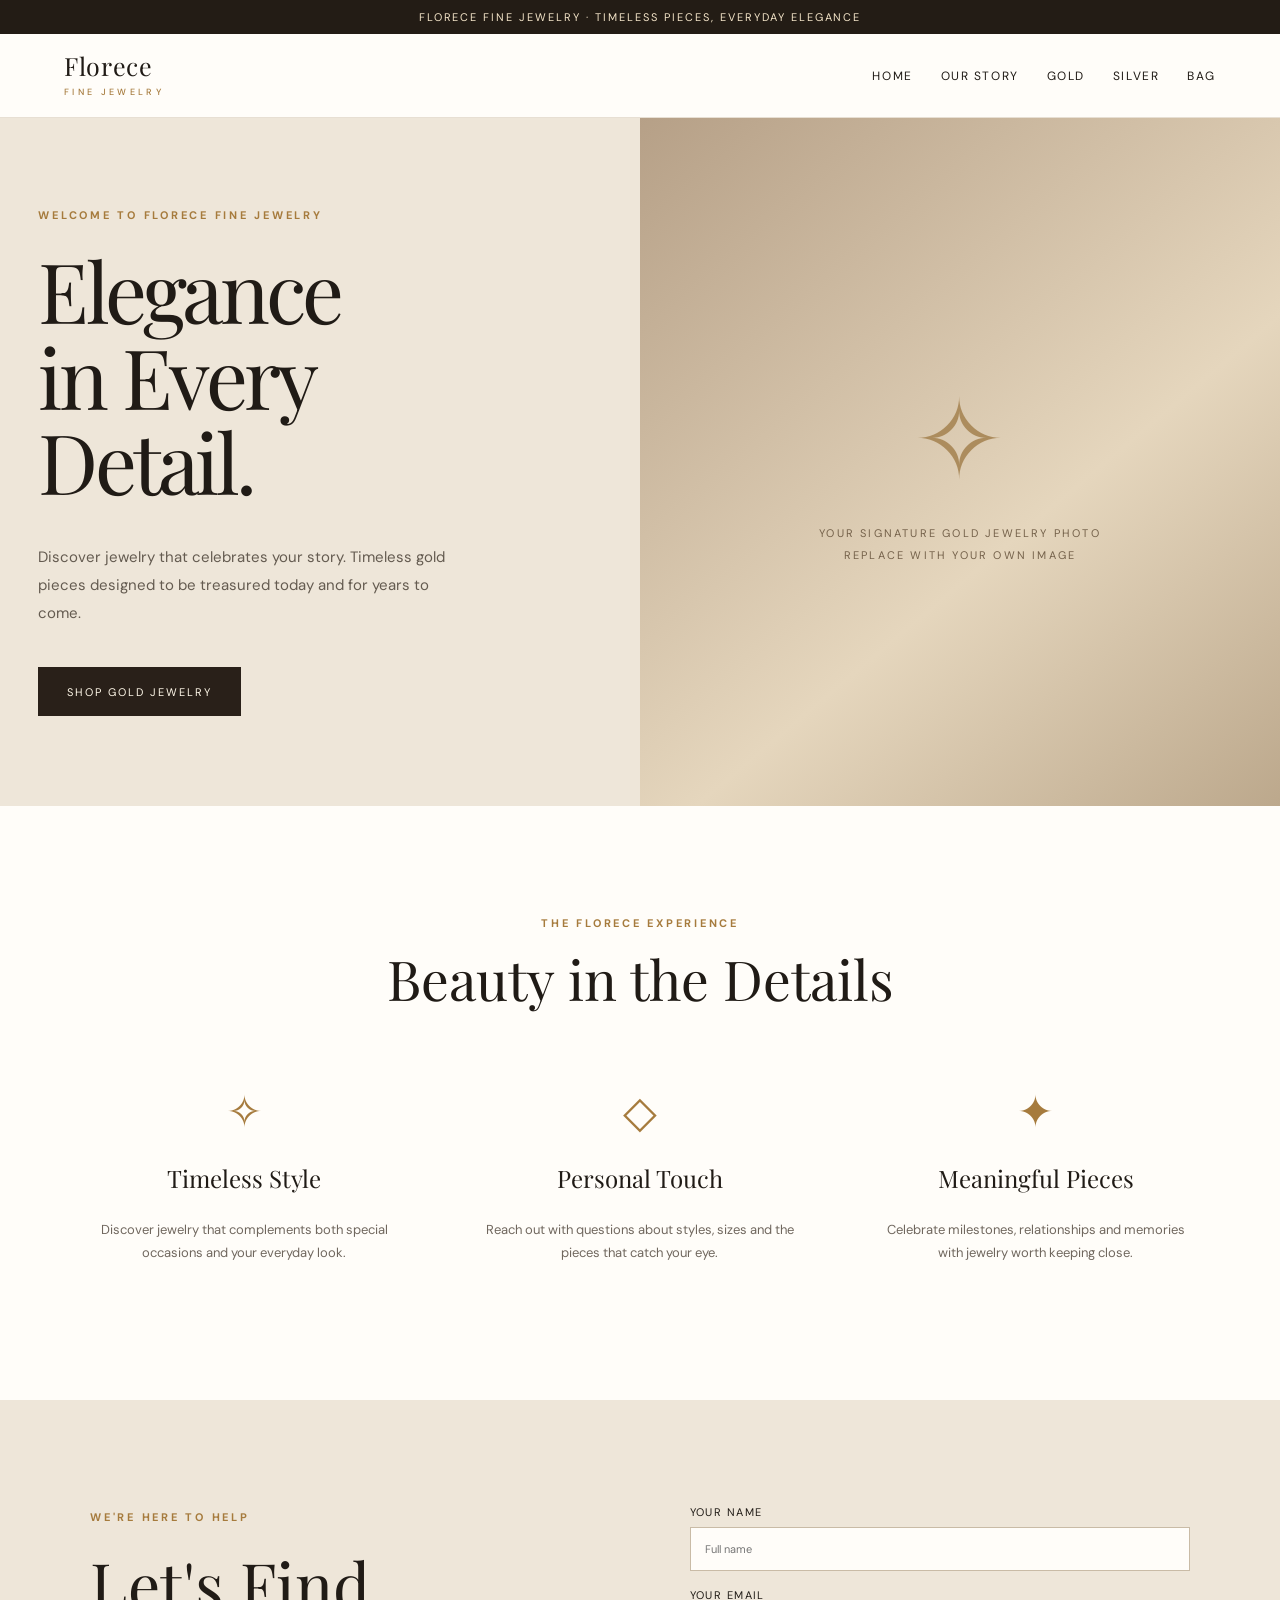
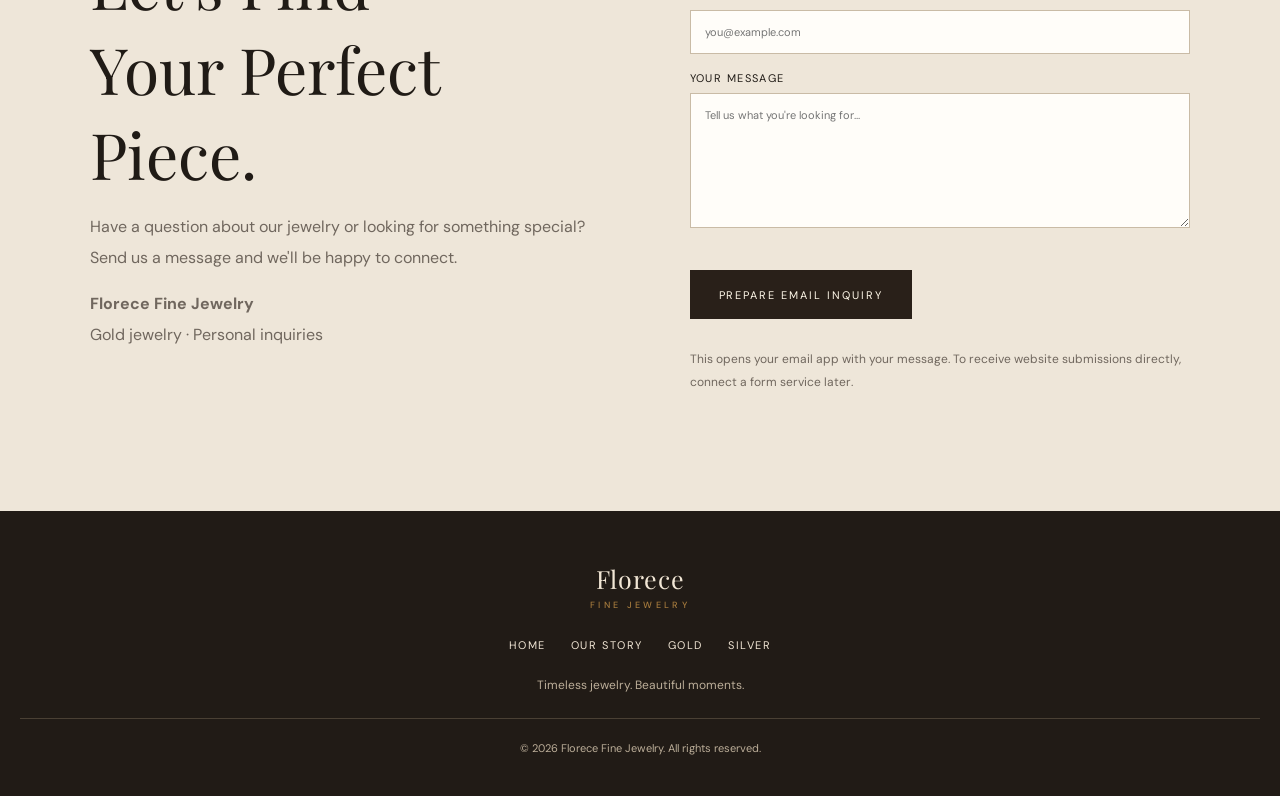
<file: index.html>
<!DOCTYPE html>

<!DOCTYPE html>

<html lang="en">
<head>
<meta charset="utf-8"/><meta content="width=device-width, initial-scale=1" name="viewport"/>
<!-- ========================================
       EDIT HERE: WEBSITE NAME
       This appears on the browser tab.
  ========================================= -->
<title>Florece Fine Jewelry | Timeless Gold Jewelry</title>
<!-- Website description for search engines -->
<meta content="Explore timeless gold jewelry at Florece Fine Jewelry. Discover chains, bracelets, rings, earrings and necklaces." name="description"/>
<!-- Fonts used throughout the website -->
<link href="https://fonts.googleapis.com" rel="preconnect"/><link crossorigin="" href="https://fonts.gstatic.com" rel="preconnect"/>
<link href="https://fonts.googleapis.com/css2?family=DM+Sans:wght@400;500;600;700&amp;family=Playfair+Display:wght@400;500;600&amp;display=swap" rel="stylesheet"/>
<style>
   
    /* ========================================
       EDIT HERE: WEBSITE COLORS

       --ink       = Main text color
       --gold      = Gold accent color
       --lightgold = Lighter gold
       --cream     = Section background
       --ivory     = Main website background
       --muted     = Secondary text

       Change the color codes to customize
       your website.
    ======================================== */
:root{--ink:#201b16;--gold:#a67b3d;--lightgold:#d6b77e;--cream:#f8f5ef;--ivory:#fffdf9;--muted:#70675e}*{box-sizing:border-box}html{scroll-behavior:smooth}body{margin:0;background:var(--ivory);color:var(--ink);font-family:'DM Sans',sans-serif}a{color:inherit;text-decoration:none}button,input,textarea{font:inherit}button{cursor:pointer}.announcement{text-align:center;background:#231c15;color:#f4e5c9;padding:10px;font-size:11px;letter-spacing:.18em;text-transform:uppercase}.nav{position:sticky;top:0;z-index:20;background:rgba(255,253,249,.97);border-bottom:1px solid #e7dfd3;display:flex;align-items:center;justify-content:space-between;padding:19px 5%;gap:24px}.logo{font-family:'Playfair Display',serif;font-size:25px;letter-spacing:.025em;line-height:1}.logo small{display:block;font:500 9px 'DM Sans',sans-serif;letter-spacing:.37em;text-align:center;margin-top:8px;color:var(--gold)}.links{display:flex;gap:28px;font-size:12px;letter-spacing:.13em;text-transform:uppercase}.links a:hover{color:var(--gold)}.menu-toggle{display:none;background:none;border:0;font-size:24px}.hero{min-height:610px;display:grid;grid-template-columns:1fr 1fr;background:#eee6d9}.hero-copy{padding:90px max(6%,32px);display:flex;flex-direction:column;align-items:flex-start;justify-content:center}.eyebrow{color:var(--gold);font-size:11px;font-weight:700;letter-spacing:.25em;text-transform:uppercase}.hero h1{font:400 clamp(54px,6.5vw,105px)/1.03 'Playfair Display',serif;letter-spacing:-.045em;margin:25px 0}.hero p{max-width:420px;color:#645b50;line-height:1.85;font-size:15px}.button{display:inline-flex;justify-content:center;align-items:center;min-height:49px;padding:0 28px;margin-top:25px;background:#292019;color:#fff8e9;font-size:11px;letter-spacing:.18em;text-transform:uppercase;border:1px solid #292019;transition:.2s}.button:hover{background:var(--gold);border-color:var(--gold)}.button-outline{background:transparent;color:var(--ink);border-color:#a28b6d}.hero-art{min-height:560px}.photo{position:relative;overflow:hidden;background:linear-gradient(135deg,#e9dfce,#cbb99f);display:grid;place-items:center;min-height:220px}.photo img{width:100%;height:100%;object-fit:cover;position:absolute;inset:0}.photo .placeholder{z-index:1;text-align:center;padding:30px;color:#74614a;font-size:11px;letter-spacing:.2em;text-transform:uppercase;line-height:2}.photo .placeholder:before{content:'✧';display:block;font:50px 'Playfair Display',serif;color:#ac8c5d;margin-bottom:16px}.photo:has(img[src]:not([src=""])) .placeholder{display:none}.hero-art.photo{background:linear-gradient(140deg,#b6a087,#e5d6bd 60%,#bca88c)}.hero-art .placeholder:before{font-size:110px}.section{padding:105px 5%}.section-head{text-align:center;max-width:620px;margin:0 auto 50px}.section-head h2{font:400 clamp(35px,4.3vw,60px)/1.15 'Playfair Display',serif;margin:15px 0}.section-head p{color:var(--muted);line-height:1.8;font-size:14px}.categories{display:grid;grid-template-columns:repeat(4,1fr);gap:18px}.category .photo{aspect-ratio:4/5}.category h3{font:400 25px 'Playfair Display',serif;margin:17px 0 6px}.category a{font-size:11px;text-transform:uppercase;letter-spacing:.16em;color:var(--gold)}.story{display:grid;grid-template-columns:1fr 1fr;background:#24201b;color:#f7f0e3}.story .photo{min-height:540px;background:linear-gradient(135deg,#867054,#d1b88e)}.story-copy{padding:90px 10%;display:flex;flex-direction:column;align-items:flex-start;justify-content:center}.story-copy h2{font:400 clamp(38px,4vw,64px)/1.15 'Playfair Display',serif;margin:15px 0}.story-copy p{line-height:1.9;color:#d4c9b9;font-size:15px}.story .button{background:#d5b77e;color:#231b13;border-color:#d5b77e}.featured{background:var(--cream)}.products{display:grid;grid-template-columns:repeat(3,1fr);gap:20px}.product .photo{aspect-ratio:4/5}.product h3{font:400 23px 'Playfair Display',serif;margin:18px 0 5px}.product p{font-size:12px;color:var(--muted);margin:0}.product a{display:inline-block;color:var(--gold);border-bottom:1px solid var(--gold);font-size:12px;margin-top:14px;padding-bottom:4px}.values{display:grid;grid-template-columns:repeat(3,1fr);gap:35px;text-align:center}.value{padding:18px}.value .symbol{font:44px 'Playfair Display',serif;color:var(--gold)}.value h3{font:400 24px 'Playfair Display',serif}.value p{font-size:13px;line-height:1.8;color:var(--muted)}.contact{background:#eee6d9}.contact-layout{display:grid;grid-template-columns:1fr 1fr;gap:9%;max-width:1100px;margin:auto}.contact h2{font:400 clamp(40px,5vw,65px) 'Playfair Display',serif;margin:15px 0}.contact p{color:var(--muted);line-height:1.9}.contact form{display:grid;gap:17px}.contact label{display:grid;gap:8px;font-size:11px;letter-spacing:.13em;text-transform:uppercase}.contact input,.contact textarea{border:1px solid #c9bba6;background:#fffdf9;padding:14px;width:100%;border-radius:0}.contact textarea{min-height:135px;resize:vertical}.contact form .button{justify-self:start}.form-note{font-size:12px!important}.footer{background:#211b16;color:#f1e6d5;text-align:center;padding:55px 20px 30px}.footer .logo{display:inline-block}.footer p{font-size:12px;color:#bcae99;margin-top:25px}.footer-links{display:flex;justify-content:center;gap:25px;flex-wrap:wrap;margin:25px 0;font-size:11px;letter-spacing:.14em;text-transform:uppercase}.footer-links a:hover{color:#d6b77e}.copyright{border-top:1px solid #4a4034;padding-top:22px!important;font-size:11px!important}.image-help{font-size:12px;color:var(--muted);text-align:center;margin:26px 0 0}@media(max-width:850px){.categories{grid-template-columns:repeat(2,1fr)}.hero{grid-template-columns:1fr}.hero-copy{padding:75px 7%}.hero-art{min-height:380px}.story{grid-template-columns:1fr}.story .photo{min-height:370px}.story-copy{padding:65px 7%}.products{grid-template-columns:repeat(2,1fr)}.contact-layout{grid-template-columns:1fr;gap:35px}.values{gap:10px}}@media(max-width:600px){.nav{padding:15px 5%}.logo{font-size:21px}.menu-toggle{display:block}.links{display:none;position:absolute;top:100%;left:0;right:0;background:var(--ivory);padding:24px 5%;flex-direction:column;border-bottom:1px solid #e7dfd3}.links.open{display:flex}.section{padding:70px 5%}.categories,.products{gap:12px}.category h3,.product h3{font-size:21px}.values{grid-template-columns:1fr}.hero h1{font-size:60px}.hero-art{min-height:340px}}
</style>
</head>
<body>
<div class="announcement">Florece Fine Jewelry · Timeless pieces, everyday elegance</div>

<!-- TOP BAR: Logo on left, menu on right -->
<header class="nav">

  <!-- Logo -->
  <a class="logo" href="index.html">
    Florece
    <small>FINE JEWELRY</small>
  </a>

  <!-- Menu links on right -->
  <nav class="links" id="navLinks">
    <a href="index.html">Home</a>
    <a href="our-story.html">Our Story</a>
    <a href="gold.html">Gold</a>
    <a href="silver.html">Silver</a>
    <a href="bag.html">Bag</a>
  </nav>

  <!-- Mobile menu -->
  <button aria-expanded="false"
          aria-label="Toggle navigation"
          class="menu-toggle"
          onclick="const n=document.getElementById('navLinks');const open=n.classList.toggle('open');this.setAttribute('aria-expanded',open)">
    ☰
  </button>

</header>

<main>
<!-- ========================================
     EDIT HERE: HOME / HERO SECTION
     Change the headline, welcome text,
     description, button and main image.
======================================== -->
<section class="hero" id="home"><div class="hero-copy"><span class="eyebrow">Welcome to Florece Fine Jewelry</span><h1>Elegance<br/>in Every<br/>Detail.</h1><p>Discover jewelry that celebrates your story. Timeless gold pieces designed to be treasured today and for years to come.</p><a class="button" href="gold.html">Shop Gold Jewelry</a></div><div class="hero-art photo"><!-- Add your hero photo: <img src="images/hero-jewelry.jpg" alt="Gold jewelry collection"> --><span class="placeholder">Your signature gold jewelry photo<br/>Replace with your own image</span></div></section>
<!-- ========================================
     EDIT HERE: JEWELRY COLLECTIONS
     Change collection names and photos.
======================================== -->
<!-- ========================================
     EDIT HERE: OUR STORY / ABOUT SECTION
======================================== -->

<!-- ========================================
     EDIT HERE: FEATURED JEWELRY
     Change product names, descriptions,
     and images to your actual inventory.
======================================== -->
<!-- ========================================
     EDIT HERE: BRAND VALUES
======================================== -->
<section class="section"><div class="section-head"><span class="eyebrow">The Florece Experience</span><h2>Beauty in the Details</h2></div><div class="values"><div class="value"><div class="symbol">✧</div><h3>Timeless Style</h3><p>Discover jewelry that complements both special occasions and your everyday look.</p></div><div class="value"><div class="symbol">◇</div><h3>Personal Touch</h3><p>Reach out with questions about styles, sizes and the pieces that catch your eye.</p></div><div class="value"><div class="symbol">✦</div><h3>Meaningful Pieces</h3><p>Celebrate milestones, relationships and memories with jewelry worth keeping close.</p></div></div></section>
<!-- ========================================
     EDIT HERE: CONTACT SECTION
     Update your contact description.
     The form currently opens an email app.
======================================== -->
<section class="section contact" id="contact"><div class="contact-layout"><div><span class="eyebrow">We're Here to Help</span><h2>Let's Find<br/>Your Perfect Piece.</h2><p>Have a question about our jewelry or looking for something special? Send us a message and we'll be happy to connect.</p><p><strong>Florece Fine Jewelry</strong><br/>Gold jewelry · Personal inquiries</p></div><form id="inquiryForm"><label>Your Name<input name="name" placeholder="Full name" required=""/></label><label>Your Email<input name="email" placeholder="you@example.com" required="" type="email"/></label><label>Your Message<textarea name="message" placeholder="Tell us what you're looking for..." required=""></textarea></label><button class="button" type="submit">Prepare Email Inquiry</button><p class="form-note">This opens your email app with your message. To receive website submissions directly, connect a form service later.</p></form></div></section>
<!-- ========================================
     EDIT HERE: WEBSITE FOOTER
     Change the footer text and links.
======================================== -->
</main><footer class="footer"><a class="logo" href="index.html">Florece<small>FINE JEWELRY</small></a><div class="footer-links"><a href="index.html">Home</a><a href="our-story.html">Our Story</a><a href="gold.html">Gold</a><a href="silver.html">Silver</a></div><p>Timeless jewelry. Beautiful moments.</p><p class="copyright">© <span id="year"></span> Florece Fine Jewelry. All rights reserved.</p></footer>
<script>document.getElementById('year').textContent=new Date().getFullYear();document.querySelectorAll('#navLinks a').forEach(a=>a.addEventListener('click',()=>document.getElementById('navLinks').classList.remove('open')));document.getElementById('inquiryForm').addEventListener('submit',function(e){e.preventDefault();const d=new FormData(this);const body=`Name: ${d.get('name')}\nEmail: ${d.get('email')}\n\n${d.get('message')}`;window.location.href='mailto:?subject='+encodeURIComponent('Florece Fine Jewelry Inquiry')+'&body='+encodeURIComponent(body);});</script>
</body></html>
</file>
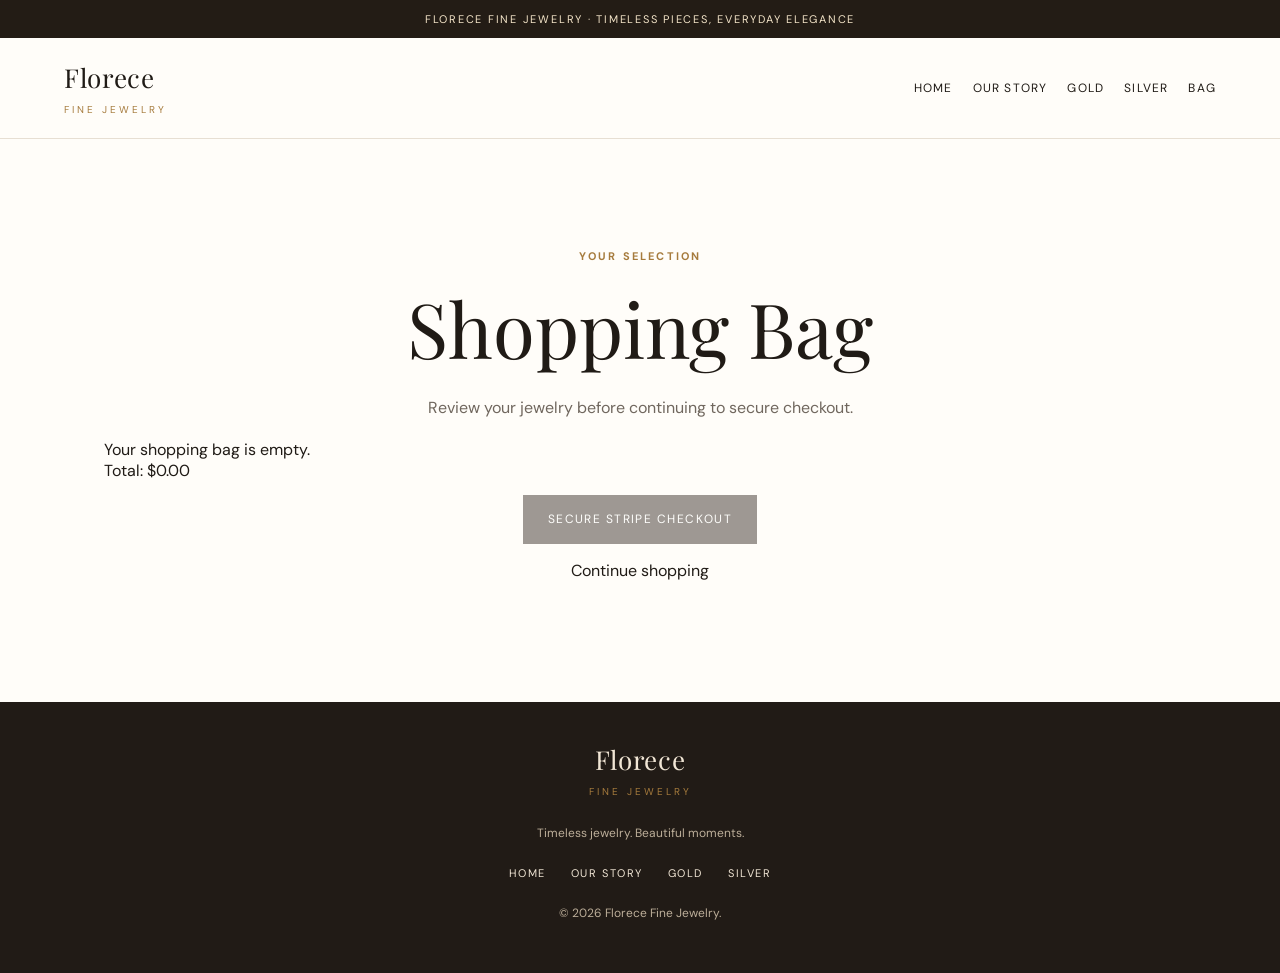
<file: bag.html>
<!DOCTYPE html>
<html lang="en">

<head>
  <meta charset="utf-8">
  <meta name="viewport" content="width=device-width, initial-scale=1">

  <!-- ========================================
       GOOGLE FONTS
  ======================================== -->
  <link rel="preconnect" href="https://fonts.googleapis.com">

  <link
    href="https://fonts.googleapis.com/css2?family=DM+Sans:wght@400;500;600;700&family=Playfair+Display:wght@400;500;600&display=swap"
    rel="stylesheet"
  >

  <!-- ========================================
       WEBSITE CSS
       Controls colors, fonts, and layout
  ======================================== -->
  <link href="site.css" rel="stylesheet">

  <!-- ========================================
       STORE JAVASCRIPT
       Controls shopping bag and checkout
  ======================================== -->
  <script src="store.js" defer></script>

  <!-- WEBSITE TITLE -->
  <title>Shopping Bag | Florece Fine Jewelry</title>

</head>

<body>

  <!-- ========================================
       TOP ANNOUNCEMENT BAR
       Edit announcement text here
  ======================================== -->
  <div class="announcement">
    Florece Fine Jewelry · Timeless pieces, everyday elegance
  </div>

  <!-- ========================================
       TOP NAVIGATION
       Logo on left, menu on right
  ======================================== -->
  <header class="nav">

    <!-- Website logo on the left -->
    <a class="logo" href="index.html">
      Florece
      <small>FINE JEWELRY</small>
    </a>

    <!-- Navigation links on the right -->
    <nav class="links" id="navLinks">

      <a href="index.html">Home</a>

      <a href="our-story.html">Our Story</a>

      <a href="gold.html">Gold</a>

      <a href="silver.html">Silver</a>

      <!-- Bag text instead of shopping bag icon -->
      <a href="bag.html">Bag</a>

    </nav>

    <!-- Mobile navigation button -->
    <button
      aria-expanded="false"
      aria-label="Toggle navigation"
      class="menu-toggle"
      onclick="const n=document.getElementById('navLinks');const open=n.classList.toggle('open');this.setAttribute('aria-expanded',open)"
    >
      ☰
    </button>

  </header>

  <!-- ========================================
       MAIN SHOPPING BAG PAGE
  ======================================== -->
  <main class="section">

    <!-- ========================================
         SHOPPING BAG INTRODUCTION
         Edit heading and description here
    ======================================== -->
    <div class="catalog-intro">

      <!-- Small heading -->
      <span class="eyebrow">
        Your Selection
      </span>

      <!-- Main page title -->
      <h1>
        Shopping Bag
      </h1>

      <!-- Page description -->
      <p>
        Review your jewelry before continuing
        to secure checkout.
      </p>

    </div>

    <!-- ========================================
         SHOPPING BAG ITEMS

         Products added to the bag appear here.

         store.js controls this section.

         Do not remove id="cart-items"
    ======================================== -->
    <div id="cart-items">
    </div>

    <!-- ========================================
         SHOPPING BAG TOTAL

         Automatically calculates the total
         price of products in the bag.

         Do not remove id="cart-total"
    ======================================== -->
    <div class="cart-total">

      Total:

      <span id="cart-total">
        $0.00
      </span>

    </div>

    <!-- ========================================
         CHECKOUT SECTION
    ======================================== -->
    <div style="text-align:center">

      <!-- ========================================
           STRIPE CHECKOUT BUTTON

           Disabled until Stripe checkout
           is configured and enabled.
      ======================================== -->
      <button
        class="button"
        disabled
        id="checkout-button"
      >
        Secure Stripe Checkout
      </button>

      <!-- ========================================
           CHECKOUT MESSAGE

           store.js can display checkout
           information or errors here.
      ======================================== -->
      <p
        class="notice"
        id="checkout-message"
      >
      </p>

      <!-- ========================================
           CONTINUE SHOPPING LINK
      ======================================== -->
      <p>
        <a href="gold.html">
          Continue shopping
        </a>
      </p>

    </div>

  </main>

  <!-- ========================================
       WEBSITE FOOTER
  ======================================== -->
  <footer class="footer">

    <!-- Footer logo -->
    <a class="logo" href="index.html">
      Florece
      <small>FINE JEWELRY</small>
    </a>

    <!-- Footer description -->
    <p>
      Timeless jewelry. Beautiful moments.
    </p>

    <!-- Footer navigation links -->
    <div class="footer-links">

      <a href="index.html">Home</a>

      <a href="our-story.html">Our Story</a>

      <a href="gold.html">Gold</a>

      <a href="silver.html">Silver</a>

    </div>

    <!-- Copyright -->
    <p>
      © <span id="year"></span> Florece Fine Jewelry.
    </p>

  </footer>

  <!-- ========================================
       JAVASCRIPT
       Automatically updates copyright year
  ======================================== -->
  <script>
    document.getElementById("year").textContent =
      new Date().getFullYear();
  </script>

</body>
</html>
</file>
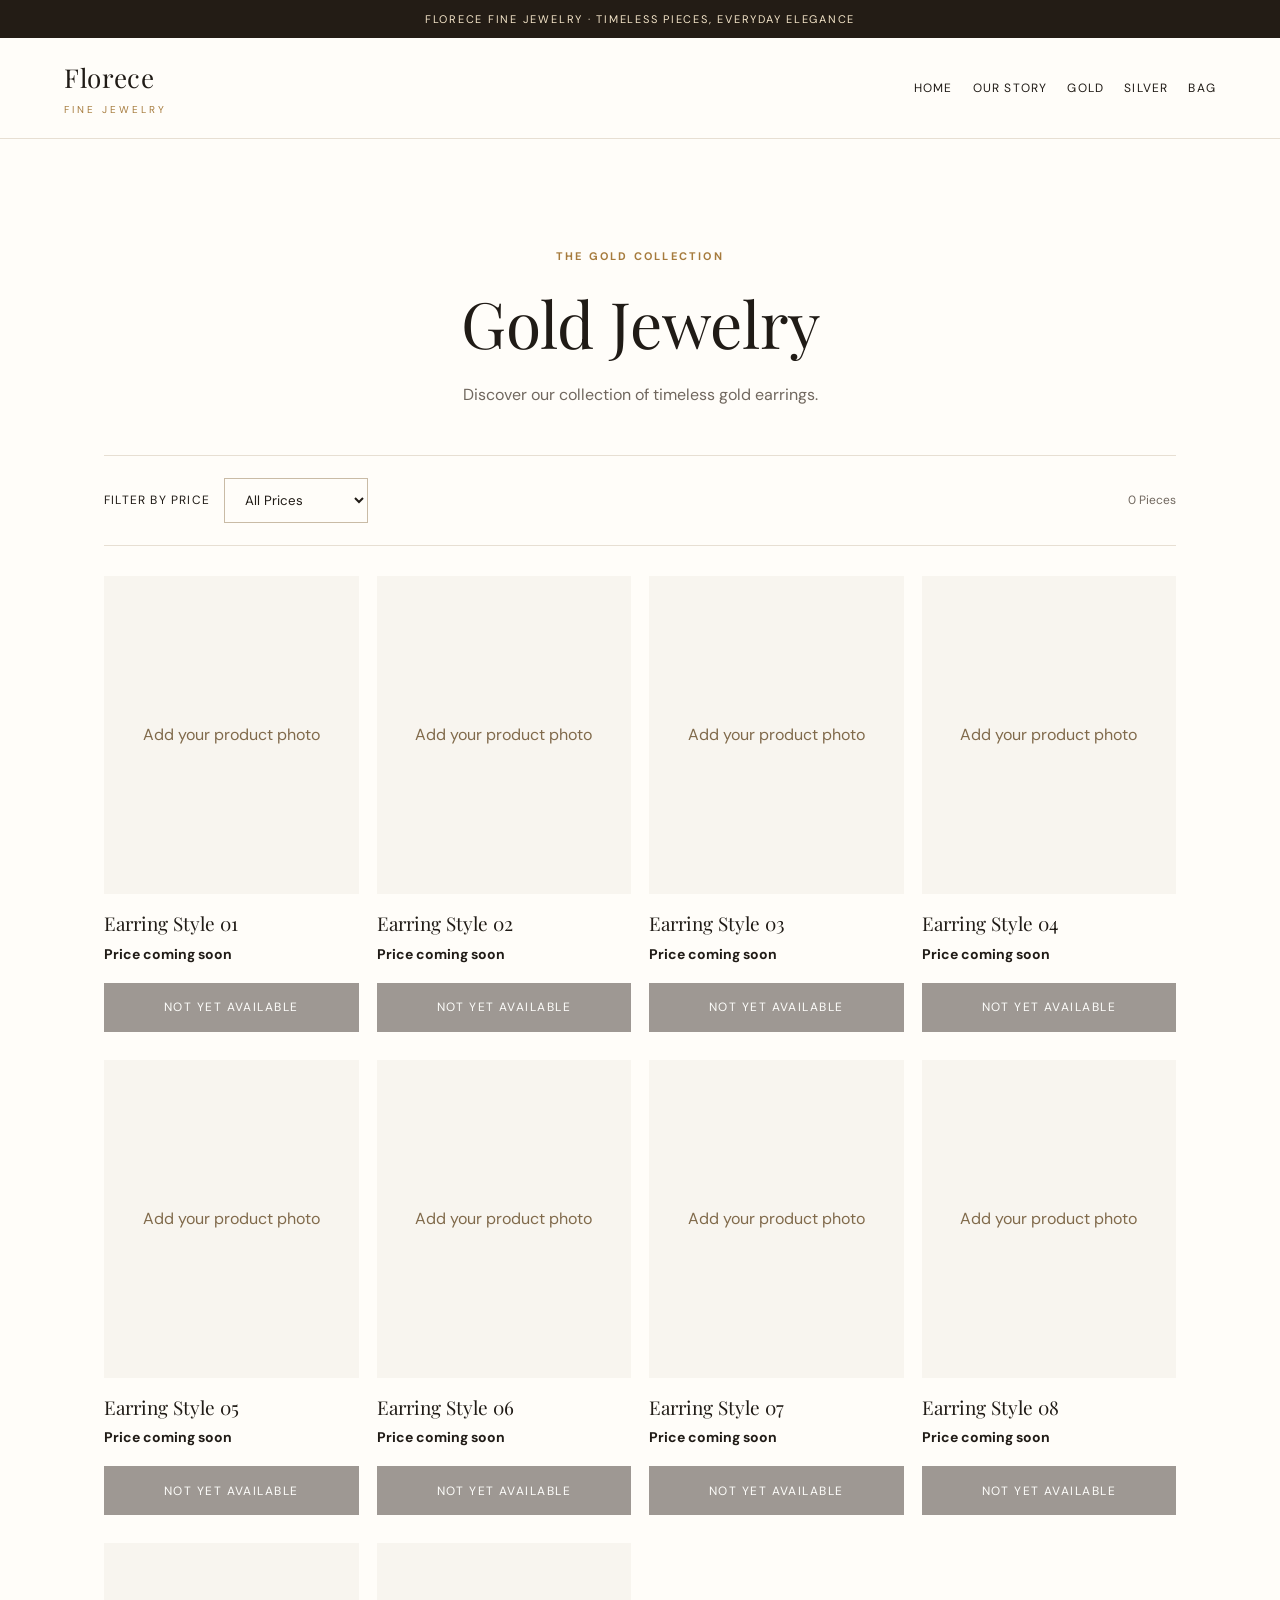
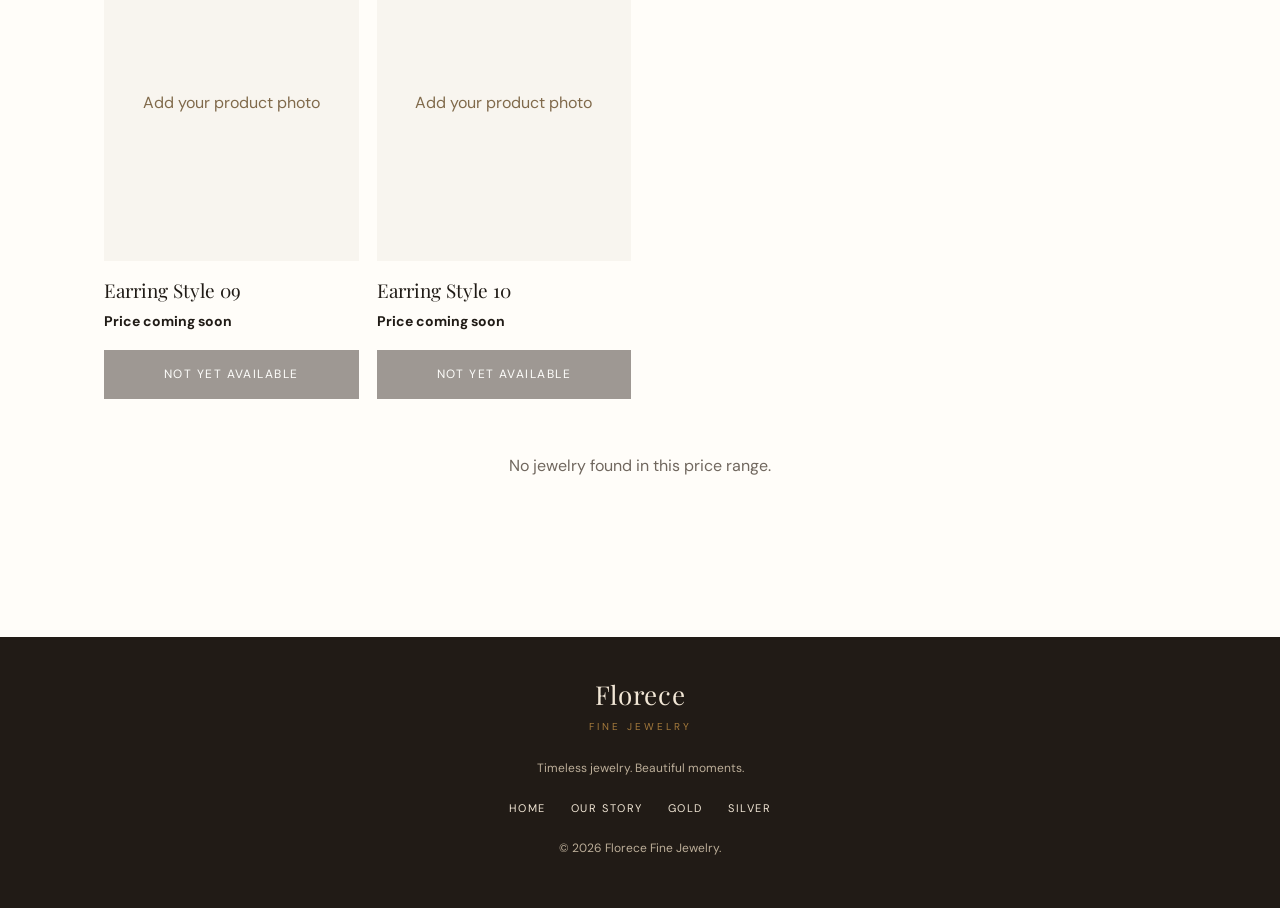
<file: gold.html>
<!DOCTYPE html>
<html lang="en">

<head>
  <meta charset="utf-8">
  <meta name="viewport" content="width=device-width, initial-scale=1">

  <!-- ========================================
       WEBSITE FONTS
  ======================================== -->
  <link rel="preconnect" href="https://fonts.googleapis.com">

  <link
    href="https://fonts.googleapis.com/css2?family=DM+Sans:wght@400;500;600;700&family=Playfair+Display:wght@400;500;600&display=swap"
    rel="stylesheet"
  >

  <!-- EXISTING WEBSITE CSS -->
  <link rel="stylesheet" href="site.css">

  <!-- EXISTING SHOPPING BAG AND PRODUCTS -->
  <script src="store.js" defer></script>

  <title>Shop Gold | Florece Fine Jewelry</title>

  <!-- ========================================
       GOLD CATALOG STYLING
       Only affects this page
  ======================================== -->
  <style>

    /* Center the collection title */
    .catalog-intro {
      text-align: center;
      max-width: 700px;
      margin: 0 auto 45px;
    }

    .catalog-intro h1 {
      font-family: 'Playfair Display', serif;
      font-weight: 400;
      font-size: clamp(42px, 5vw, 64px);
      margin: 15px 0;
    }

    .catalog-intro p {
      color: #70675e;
      line-height: 1.8;
    }

    /* ========================================
       PRICE FILTER BAR
    ======================================== */
    .filter-bar {
      display: flex;
      align-items: center;
      justify-content: space-between;
      gap: 20px;
      padding: 22px 0;
      margin-bottom: 30px;
      border-top: 1px solid #e7dfd3;
      border-bottom: 1px solid #e7dfd3;
    }

    .price-filter {
      display: flex;
      align-items: center;
      gap: 14px;
    }

    .price-filter label {
      font-size: 12px;
      text-transform: uppercase;
      letter-spacing: .1em;
    }

    .price-filter select {
      padding: 12px 16px;
      border: 1px solid #c9bba6;
      background: #fffdf9;
      color: #201b16;
      font-family: 'DM Sans', sans-serif;
      cursor: pointer;
    }

    .product-count {
      color: #70675e;
      font-size: 12px;
    }

    /* ========================================
       EARRING PRODUCT GRID
       4 products per row on desktop
       2 on tablets
       1 on small phones
    ======================================== */
    #product-list.products {
      display: grid;
      grid-template-columns: repeat(4, minmax(0, 1fr));
      gap: 28px 18px;
    }

    #product-list .product {
      min-width: 0;
      padding: 0;
      background: transparent;
    }

    /* Product images */
    #product-list .photo {
      width: 100%;
      height: auto;
      aspect-ratio: 4 / 5;
      background: #f8f5ef;
      display: grid;
      place-items: center;
      overflow: hidden;
    }

    #product-list .photo img {
      width: 100%;
      height: 100%;
      object-fit: cover;
    }

    /* Product names */
    #product-list .product h2,
    #product-list .product h3 {
      font-family: 'Playfair Display', serif;
      font-size: 19px;
      font-weight: 400;
      line-height: 1.4;
      margin: 16px 0 8px;
    }

    /* Product prices */
    #product-list .price {
      font-size: 14px;
      color: #201b16;
      margin: 8px 0;
    }

    /* Add to Bag buttons */
    #product-list .button {
      margin-top: 12px;
      width: 100%;
      text-align: center;
    }

    /* No matching products */
    .filter-empty {
      text-align: center;
      padding: 40px 10px;
      color: #70675e;
    }

    .filter-empty[hidden] {
      display: none;
    }

    /* Tablet */
    @media (max-width: 900px) {
      #product-list.products {
        grid-template-columns: repeat(2, minmax(0, 1fr));
      }
    }

    /* Mobile */
    @media (max-width: 500px) {
      #product-list.products {
        grid-template-columns: 1fr;
      }

      .filter-bar {
        flex-direction: column;
        align-items: flex-start;
      }
    }

  </style>

</head>

<body>

  <!-- ========================================
       TOP ANNOUNCEMENT BAR
  ======================================== -->
  <div class="announcement">
    Florece Fine Jewelry · Timeless pieces, everyday elegance
  </div>

  <!-- ========================================
       TOP NAVIGATION
       Logo left, links right
  ======================================== -->
  <header class="nav">

    <a class="logo" href="index.html">
      Florece
      <small>FINE JEWELRY</small>
    </a>

    <nav class="links" id="navLinks">
      <a href="index.html">Home</a>
      <a href="our-story.html">Our Story</a>
      <a href="gold.html">Gold</a>
      <a href="silver.html">Silver</a>
      <a href="bag.html">Bag</a>
    </nav>

    <!-- Mobile menu -->
    <button
      class="menu-toggle"
      aria-label="Toggle navigation"
      aria-expanded="false"
      onclick="const n=document.getElementById('navLinks');const open=n.classList.toggle('open');this.setAttribute('aria-expanded',open)"
    >
      ☰
    </button>

  </header>

  <!-- ========================================
       MAIN GOLD COLLECTION
       No large category pictures at the top
  ======================================== -->
  <main class="section">

    <!-- COLLECTION HEADING -->
    <div class="catalog-intro">

      <span class="eyebrow">
        The Gold Collection
      </span>

      <h1>Gold Jewelry</h1>

      <p>
        Discover our collection of timeless gold earrings.
      </p>

    </div>

    <!-- ========================================
         PRICE FILTER
         Change price ranges here
    ======================================== -->
    <div class="filter-bar">

      <div class="price-filter">

        <label for="price-filter">
          Filter by Price
        </label>

        <select id="price-filter">

          <option value="all">
            All Prices
          </option>

          <option value="0-100">
            Under $100
          </option>

          <option value="100-250">
            $100 - $250
          </option>

          <option value="250-500">
            $250 - $500
          </option>

          <option value="500-1000">
            $500 - $1,000
          </option>

          <option value="1000-plus">
            $1,000+
          </option>

        </select>

      </div>

      <!-- Automatically updates product count -->
      <span class="product-count" id="product-count">
        Loading jewelry...
      </span>

    </div>

    <!-- ========================================
         GOLD EARRING PRODUCTS

         store.js loads product pictures,
         names, prices and Add to Bag buttons.

         Keep these attributes unchanged.
    ======================================== -->
    <div
      class="products"
      data-category="gold"
      id="product-list"
    >
    </div>

    <!-- Message when no products match -->
    <p class="filter-empty" id="filter-empty" hidden>
      No jewelry found in this price range.
    </p>

  </main>

  <!-- ========================================
       WEBSITE FOOTER
  ======================================== -->
  <footer class="footer">

    <a class="logo" href="index.html">
      Florece
      <small>FINE JEWELRY</small>
    </a>

    <p>
      Timeless jewelry. Beautiful moments.
    </p>

    <div class="footer-links">
      <a href="index.html">Home</a>
      <a href="our-story.html">Our Story</a>
      <a href="gold.html">Gold</a>
      <a href="silver.html">Silver</a>
    </div>

    <p>
      © <span id="year"></span> Florece Fine Jewelry.
    </p>

  </footer>

  <!-- ========================================
       PRICE FILTER JAVASCRIPT

       Reads actual prices from store.js.
       Does not change product data or bag.
  ======================================== -->
  <script>

    // Automatically update copyright year
    document.getElementById("year").textContent =
      new Date().getFullYear();

    document.addEventListener("DOMContentLoaded", function () {

      const filter = document.getElementById("price-filter");
      const productList = document.getElementById("product-list");
      const productCount = document.getElementById("product-count");
      const emptyMessage = document.getElementById("filter-empty");

      // Get gold products from store.js in display order
      const goldProducts = Object.values(PRODUCTS).filter(
        product => product.category === "gold"
      );

      function applyPriceFilter() {

        const selectedRange = filter.value;
        const cards = productList.querySelectorAll(".product");

        let visibleCount = 0;

        cards.forEach(function (card, index) {

          const product = goldProducts[index];
          const price = product ? product.price : null;

          let showProduct = selectedRange === "all";

          // Only filter products with valid prices
          if (Number.isFinite(price) && price >= 0) {

            if (selectedRange === "0-100") {
              showProduct = price < 100;
            }

            if (selectedRange === "100-250") {
              showProduct = price >= 100 && price < 250;
            }

            if (selectedRange === "250-500") {
              showProduct = price >= 250 && price < 500;
            }

            if (selectedRange === "500-1000") {
              showProduct = price >= 500 && price < 1000;
            }

            if (selectedRange === "1000-plus") {
              showProduct = price >= 1000;
            }

          }

          card.hidden = !showProduct;
          card.style.display = showProduct ? "" : "none";

          if (showProduct) {
            visibleCount++;
          }

        });

        // Update visible product count
        productCount.textContent =
          visibleCount + (visibleCount === 1 ? " Piece" : " Pieces");

        // Display message if nothing matches
        emptyMessage.hidden = visibleCount !== 0;

      }

      // Update when customer selects a price range
      filter.addEventListener("change", applyPriceFilter);

      // Show all products when page first loads
      applyPriceFilter();

    });

  </script>

</body>
</html>
</file>
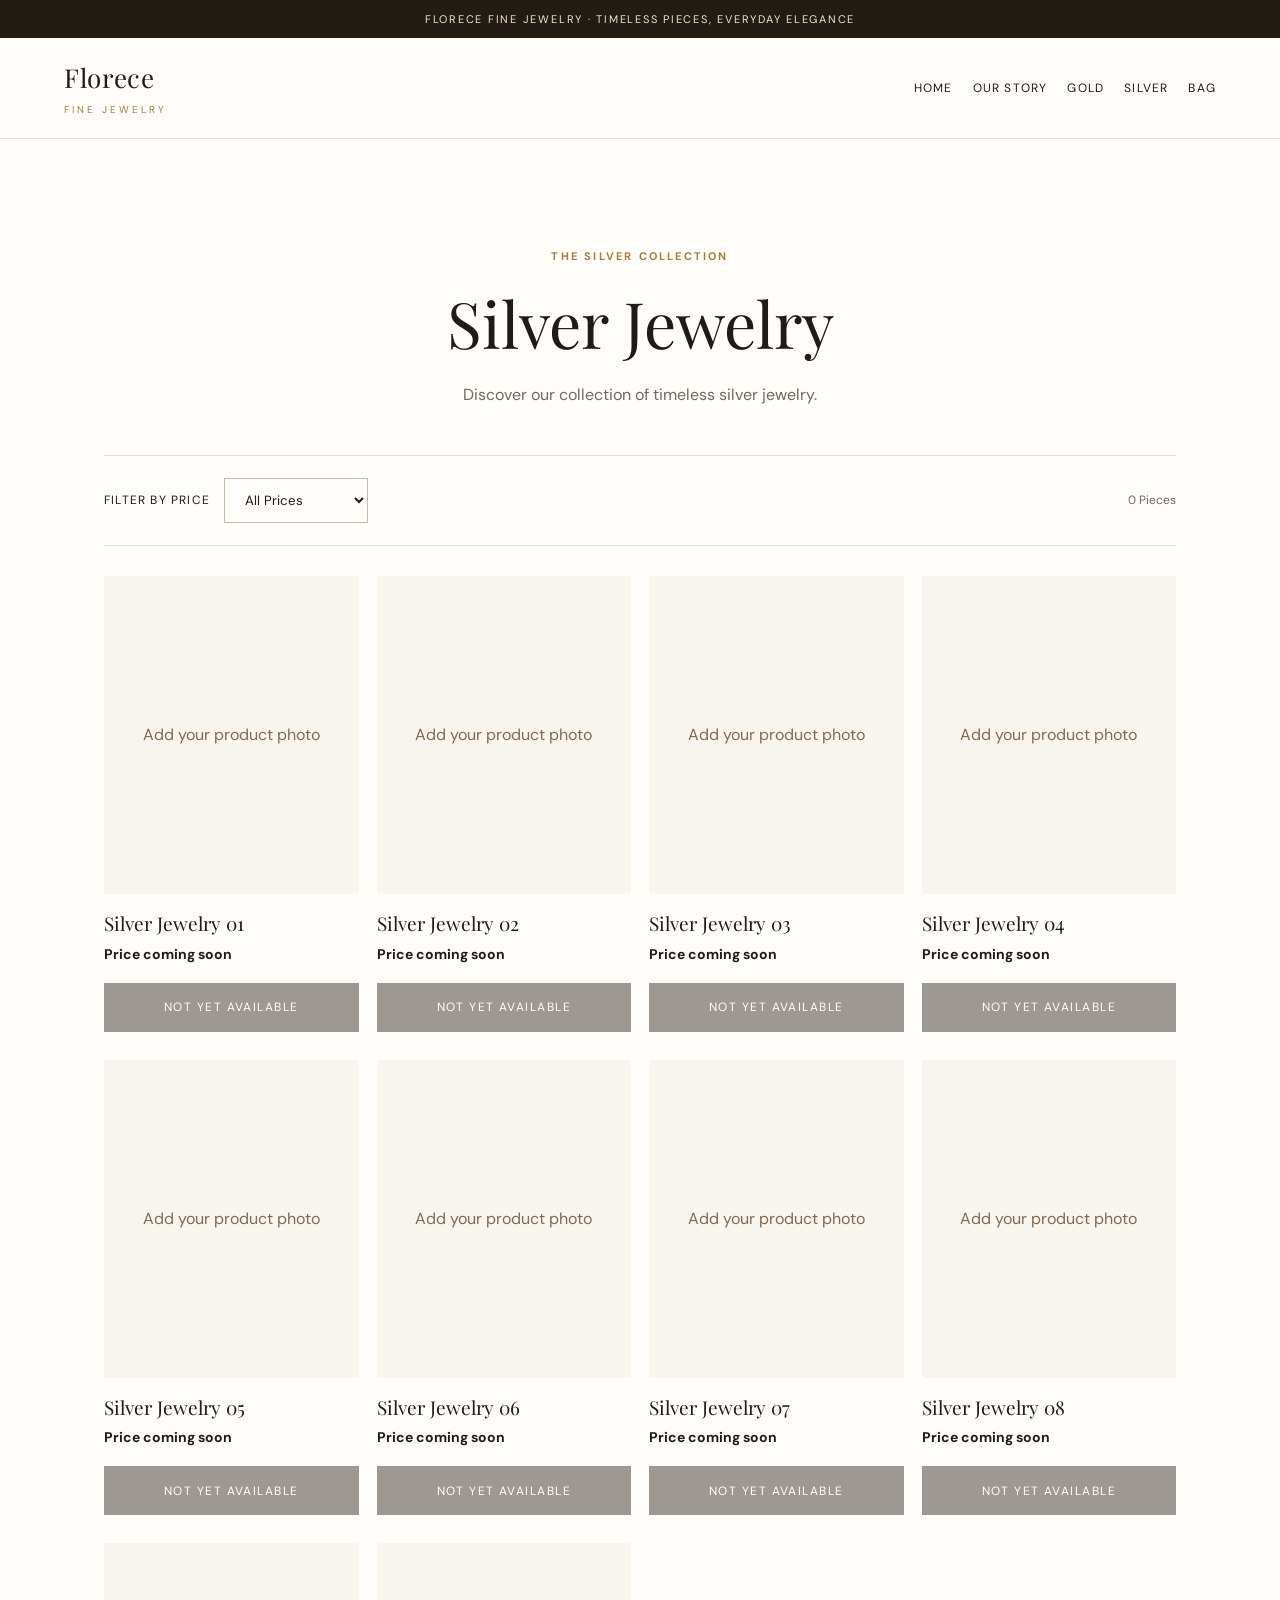
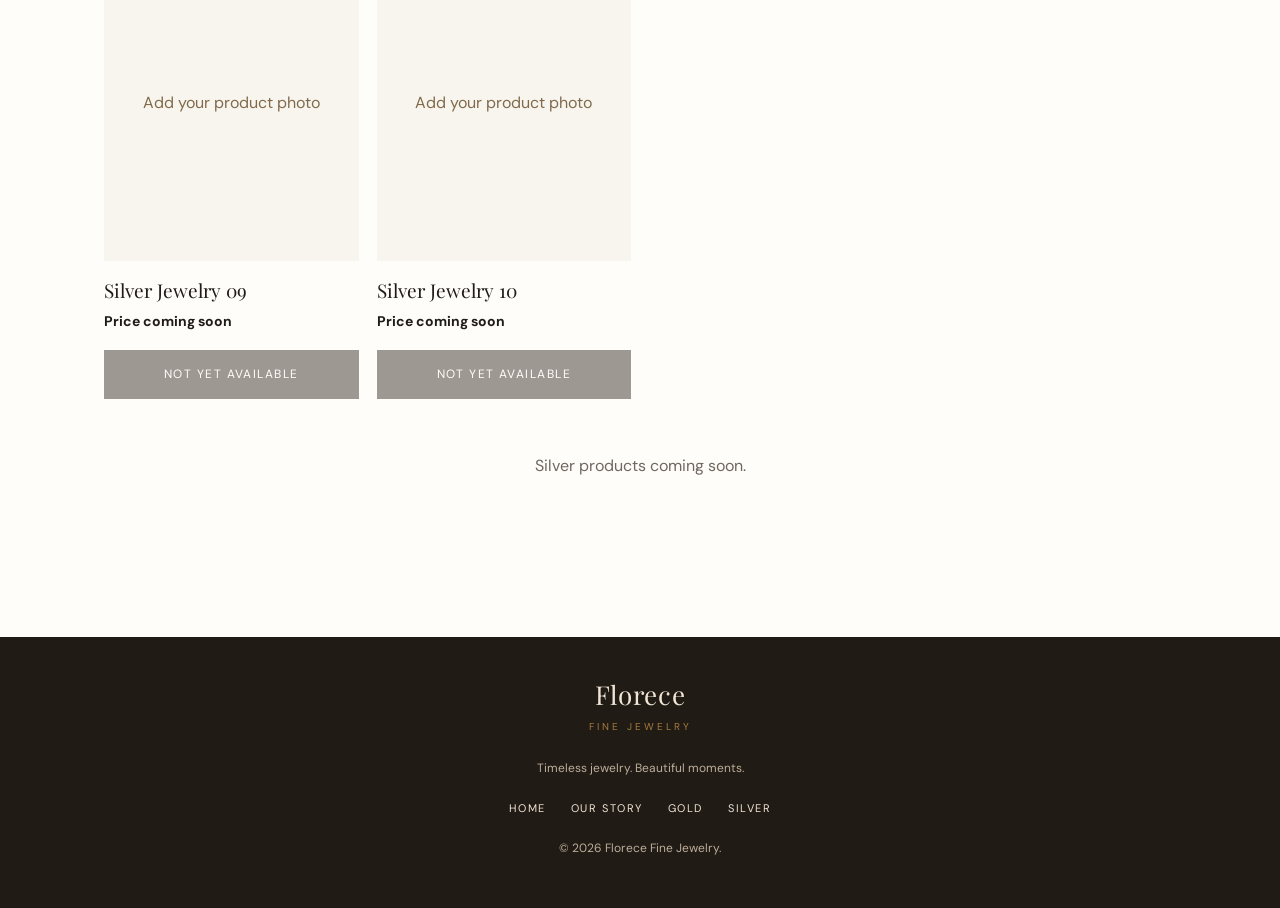
<file: silver.html>
<!DOCTYPE html>
<html lang="en">

<head>
  <meta charset="utf-8">
  <meta name="viewport" content="width=device-width, initial-scale=1">

  <!-- ========================================
       GOOGLE FONTS
  ======================================== -->
  <link rel="preconnect" href="https://fonts.googleapis.com">

  <link
    href="https://fonts.googleapis.com/css2?family=DM+Sans:wght@400;500;600;700&family=Playfair+Display:wght@400;500;600&display=swap"
    rel="stylesheet"
  >

  <!-- ========================================
       EXISTING WEBSITE CSS AND JAVASCRIPT
  ======================================== -->
  <link href="site.css" rel="stylesheet">
  <script src="store.js" defer></script>

  <title>Shop Silver | Florece Fine Jewelry</title>

  <!-- ========================================
       SILVER COLLECTION STYLING
       These styles only affect this page
  ======================================== -->
  <style>

    /* Center the collection heading */
    .catalog-intro {
      text-align: center;
      max-width: 700px;
      margin: 0 auto 45px;
    }

    .catalog-intro h1 {
      font-family: 'Playfair Display', serif;
      font-weight: 400;
      font-size: clamp(42px, 5vw, 64px);
      margin: 15px 0;
    }

    .catalog-intro p {
      color: #70675e;
      line-height: 1.8;
    }

    /* ========================================
       PRICE FILTER BAR
    ======================================== */
    .filter-bar {
      display: flex;
      align-items: center;
      justify-content: space-between;
      gap: 20px;
      padding: 22px 0;
      margin-bottom: 30px;
      border-top: 1px solid #e7dfd3;
      border-bottom: 1px solid #e7dfd3;
    }

    .price-filter {
      display: flex;
      align-items: center;
      gap: 14px;
    }

    .price-filter label {
      font-size: 12px;
      text-transform: uppercase;
      letter-spacing: .1em;
    }

    .price-filter select {
      padding: 12px 16px;
      border: 1px solid #c9bba6;
      background: #fffdf9;
      color: #201b16;
      font-family: 'DM Sans', sans-serif;
      cursor: pointer;
    }

    .product-count {
      color: #70675e;
      font-size: 12px;
    }

    /* ========================================
       SILVER PRODUCT GRID
       4 products per row on desktop
       2 on tablets
       1 on small phones
    ======================================== */
    #product-list.products {
      display: grid;
      grid-template-columns: repeat(4, minmax(0, 1fr));
      gap: 28px 18px;
    }

    #product-list .product {
      min-width: 0;
      padding: 0;
      background: transparent;
    }

    /* Jewelry pictures */
    #product-list .photo {
      width: 100%;
      height: auto;
      aspect-ratio: 4 / 5;
      background: #f8f5ef;
      display: grid;
      place-items: center;
      overflow: hidden;
    }

    #product-list .photo img {
      width: 100%;
      height: 100%;
      object-fit: cover;
    }

    /* Product names */
    #product-list .product h2,
    #product-list .product h3 {
      font-family: 'Playfair Display', serif;
      font-size: 19px;
      font-weight: 400;
      line-height: 1.4;
      margin: 16px 0 8px;
    }

    /* Product prices */
    #product-list .price {
      font-size: 14px;
      color: #201b16;
      margin: 8px 0;
    }

    /* Add to Bag buttons */
    #product-list .button {
      margin-top: 12px;
      width: 100%;
      text-align: center;
    }

    /* Empty price range message */
    .filter-empty {
      text-align: center;
      padding: 40px 10px;
      color: #70675e;
    }

    .filter-empty[hidden] {
      display: none;
    }

    /* Tablet layout */
    @media (max-width: 900px) {
      #product-list.products {
        grid-template-columns: repeat(2, minmax(0, 1fr));
      }
    }

    /* Mobile layout */
    @media (max-width: 500px) {
      #product-list.products {
        grid-template-columns: 1fr;
      }

      .filter-bar {
        flex-direction: column;
        align-items: flex-start;
      }
    }

  </style>

</head>

<body>

  <!-- ========================================
       TOP ANNOUNCEMENT BAR
  ======================================== -->
  <div class="announcement">
    Florece Fine Jewelry · Timeless pieces, everyday elegance
  </div>

  <!-- ========================================
       TOP NAVIGATION
       Logo left, links right
  ======================================== -->
  <header class="nav">

    <!-- Website logo -->
    <a class="logo" href="index.html">
      Florece
      <small>FINE JEWELRY</small>
    </a>

    <!-- Navigation links -->
    <nav class="links" id="navLinks">
      <a href="index.html">Home</a>
      <a href="our-story.html">Our Story</a>
      <a href="gold.html">Gold</a>
      <a href="silver.html">Silver</a>
      <a href="bag.html">Bag</a>
    </nav>

    <!-- Mobile menu -->
    <button
      class="menu-toggle"
      aria-label="Toggle navigation"
      aria-expanded="false"
      onclick="const n=document.getElementById('navLinks');const open=n.classList.toggle('open');this.setAttribute('aria-expanded',open)"
    >
      ☰
    </button>

  </header>

  <!-- ========================================
       MAIN SILVER COLLECTION
       No large category pictures at the top
  ======================================== -->
  <main class="section">

    <!-- ========================================
         SILVER COLLECTION INTRODUCTION
    ======================================== -->
    <div class="catalog-intro">

      <span class="eyebrow">
        The Silver Collection
      </span>

      <h1>Silver Jewelry</h1>

      <p>
        Discover our collection of timeless silver jewelry.
      </p>

    </div>

    <!-- ========================================
         PRICE FILTER
         Edit price ranges here
    ======================================== -->
    <div class="filter-bar">

      <div class="price-filter">

        <label for="price-filter">
          Filter by Price
        </label>

        <select id="price-filter">

          <option value="all">
            All Prices
          </option>

          <option value="0-100">
            Under $100
          </option>

          <option value="100-250">
            $100 - $250
          </option>

          <option value="250-500">
            $250 - $500
          </option>

          <option value="500-1000">
            $500 - $1,000
          </option>

          <option value="1000-plus">
            $1,000+
          </option>

        </select>

      </div>

      <!-- Number of visible jewelry pieces -->
      <span class="product-count" id="product-count">
        Loading jewelry...
      </span>

    </div>

    <!-- ========================================
         SILVER JEWELRY PRODUCTS

         store.js loads jewelry pictures,
         names, prices, and Add to Bag buttons.

         Keep these attributes unchanged.
    ======================================== -->
    <div
      class="products"
      data-category="silver"
      id="product-list"
    >
    </div>

    <!-- ========================================
         NO MATCHING PRODUCTS MESSAGE
    ======================================== -->
    <p class="filter-empty" id="filter-empty" hidden>
      No jewelry found in this price range.
    </p>

    <!-- ========================================
         EMPTY SILVER COLLECTION MESSAGE

         Displayed only when there are
         no silver products at all.
    ======================================== -->
    <p class="empty-note" id="silver-coming-soon" hidden>
      Silver products coming soon.
    </p>

  </main>

  <!-- ========================================
       WEBSITE FOOTER
  ======================================== -->
  <footer class="footer">

    <!-- Footer logo -->
    <a class="logo" href="index.html">
      Florece
      <small>FINE JEWELRY</small>
    </a>

    <!-- Footer description -->
    <p>
      Timeless jewelry. Beautiful moments.
    </p>

    <!-- Footer navigation links -->
    <div class="footer-links">
      <a href="index.html">Home</a>
      <a href="our-story.html">Our Story</a>
      <a href="gold.html">Gold</a>
      <a href="silver.html">Silver</a>
    </div>

    <!-- Copyright -->
    <p>
      © <span id="year"></span> Florece Fine Jewelry.
    </p>

  </footer>

  <!-- ========================================
       PRICE FILTER JAVASCRIPT

       Filters silver products by price.
       Does not change shopping bag behavior.
  ======================================== -->
  <script>

    // Update copyright year
    document.getElementById("year").textContent =
      new Date().getFullYear();

    document.addEventListener("DOMContentLoaded", function () {

      const filter = document.getElementById("price-filter");
      const productList = document.getElementById("product-list");
      const productCount = document.getElementById("product-count");
      const emptyMessage = document.getElementById("filter-empty");
      const comingSoon = document.getElementById("silver-coming-soon");

      // Read silver products from store.js
      const silverProducts =
        typeof PRODUCTS !== "undefined"
          ? Object.values(PRODUCTS).filter(
              product => product.category === "silver"
            )
          : [];

      function applyPriceFilter() {

        const selectedRange = filter.value;
        const cards = productList.querySelectorAll(".product");

        let visibleCount = 0;

        cards.forEach(function (card, index) {

          const product = silverProducts[index];

          const price = product
            ? Number(product.price)
            : NaN;

          let showProduct = selectedRange === "all";

          // Apply selected price range
          if (Number.isFinite(price) && price >= 0) {

            if (selectedRange === "0-100") {
              showProduct = price < 100;
            }

            if (selectedRange === "100-250") {
              showProduct = price >= 100 && price < 250;
            }

            if (selectedRange === "250-500") {
              showProduct = price >= 250 && price < 500;
            }

            if (selectedRange === "500-1000") {
              showProduct = price >= 500 && price < 1000;
            }

            if (selectedRange === "1000-plus") {
              showProduct = price >= 1000;
            }

          }

          card.hidden = !showProduct;
          card.style.display = showProduct ? "" : "none";

          if (showProduct) {
            visibleCount++;
          }

        });

        // Update number of displayed products
        productCount.textContent =
          visibleCount +
          (visibleCount === 1 ? " Piece" : " Pieces");

        // Show correct empty message
        const noProducts = cards.length === 0;

        comingSoon.hidden = !noProducts;
        emptyMessage.hidden = noProducts || visibleCount !== 0;

      }

      // Filter products when customer changes price
      filter.addEventListener("change", applyPriceFilter);

      // Apply default filter when page loads
      applyPriceFilter();

    });

  </script>

</body>
</html>
</file>
<file: site.css>
/* ========================================
       EDIT HERE: WEBSITE COLORS

       --ink       = Main text color
       --gold      = Gold accent color
       --lightgold = Lighter gold
       --cream     = Section background
       --ivory     = Main website background
       --muted     = Secondary text

       Change the color codes to customize
       your website.
    ======================================== */
:root{--ink:#201b16;--gold:#a67b3d;--lightgold:#d6b77e;--cream:#f8f5ef;--ivory:#fffdf9;--muted:#70675e}*{box-sizing:border-box}html{scroll-behavior:smooth}body{margin:0;background:var(--ivory);color:var(--ink);font-family:'DM Sans',sans-serif}a{color:inherit;text-decoration:none}button,input,textarea{font:inherit}button{cursor:pointer}.announcement{text-align:center;background:#231c15;color:#f4e5c9;padding:10px;font-size:11px;letter-spacing:.18em;text-transform:uppercase}.nav{position:sticky;top:0;z-index:20;background:rgba(255,253,249,.97);border-bottom:1px solid #e7dfd3;display:flex;align-items:center;justify-content:space-between;padding:19px 5%;gap:24px}.logo{font-family:'Playfair Display',serif;font-size:25px;letter-spacing:.025em;line-height:1}.logo small{display:block;font:500 9px 'DM Sans',sans-serif;letter-spacing:.37em;text-align:center;margin-top:8px;color:var(--gold)}.links{display:flex;gap:28px;font-size:12px;letter-spacing:.13em;text-transform:uppercase}.links a:hover{color:var(--gold)}.menu-toggle{display:none;background:none;border:0;font-size:24px}.hero{min-height:610px;display:grid;grid-template-columns:1fr 1fr;background:#eee6d9}.hero-copy{padding:90px max(6%,32px);display:flex;flex-direction:column;align-items:flex-start;justify-content:center}.eyebrow{color:var(--gold);font-size:11px;font-weight:700;letter-spacing:.25em;text-transform:uppercase}.hero h1{font:400 clamp(54px,6.5vw,105px)/1.03 'Playfair Display',serif;letter-spacing:-.045em;margin:25px 0}.hero p{max-width:420px;color:#645b50;line-height:1.85;font-size:15px}.button{display:inline-flex;justify-content:center;align-items:center;min-height:49px;padding:0 28px;margin-top:25px;background:#292019;color:#fff8e9;font-size:11px;letter-spacing:.18em;text-transform:uppercase;border:1px solid #292019;transition:.2s}.button:hover{background:var(--gold);border-color:var(--gold)}.button-outline{background:transparent;color:var(--ink);border-color:#a28b6d}.hero-art{min-height:560px}.photo{position:relative;overflow:hidden;background:linear-gradient(135deg,#e9dfce,#cbb99f);display:grid;place-items:center;min-height:220px}.photo img{width:100%;height:100%;object-fit:cover;position:absolute;inset:0}.photo .placeholder{z-index:1;text-align:center;padding:30px;color:#74614a;font-size:11px;letter-spacing:.2em;text-transform:uppercase;line-height:2}.photo .placeholder:before{content:'✧';display:block;font:50px 'Playfair Display',serif;color:#ac8c5d;margin-bottom:16px}.photo:has(img[src]:not([src=""])) .placeholder{display:none}.hero-art.photo{background:linear-gradient(140deg,#b6a087,#e5d6bd 60%,#bca88c)}.hero-art .placeholder:before{font-size:110px}.section{padding:105px 5%}.section-head{text-align:center;max-width:620px;margin:0 auto 50px}.section-head h2{font:400 clamp(35px,4.3vw,60px)/1.15 'Playfair Display',serif;margin:15px 0}.section-head p{color:var(--muted);line-height:1.8;font-size:14px}.categories{display:grid;grid-template-columns:repeat(4,1fr);gap:18px}.category .photo{aspect-ratio:4/5}.category h3{font:400 25px 'Playfair Display',serif;margin:17px 0 6px}.category a{font-size:11px;text-transform:uppercase;letter-spacing:.16em;color:var(--gold)}.story{display:grid;grid-template-columns:1fr 1fr;background:#24201b;color:#f7f0e3}.story .photo{min-height:540px;background:linear-gradient(135deg,#867054,#d1b88e)}.story-copy{padding:90px 10%;display:flex;flex-direction:column;align-items:flex-start;justify-content:center}.story-copy h2{font:400 clamp(38px,4vw,64px)/1.15 'Playfair Display',serif;margin:15px 0}.story-copy p{line-height:1.9;color:#d4c9b9;font-size:15px}.story .button{background:#d5b77e;color:#231b13;border-color:#d5b77e}.featured{background:var(--cream)}.products{display:grid;grid-template-columns:repeat(3,1fr);gap:20px}.product .photo{aspect-ratio:4/5}.product h3{font:400 23px 'Playfair Display',serif;margin:18px 0 5px}.product p{font-size:12px;color:var(--muted);margin:0}.product a{display:inline-block;color:var(--gold);border-bottom:1px solid var(--gold);font-size:12px;margin-top:14px;padding-bottom:4px}.values{display:grid;grid-template-columns:repeat(3,1fr);gap:35px;text-align:center}.value{padding:18px}.value .symbol{font:44px 'Playfair Display',serif;color:var(--gold)}.value h3{font:400 24px 'Playfair Display',serif}.value p{font-size:13px;line-height:1.8;color:var(--muted)}.contact{background:#eee6d9}.contact-layout{display:grid;grid-template-columns:1fr 1fr;gap:9%;max-width:1100px;margin:auto}.contact h2{font:400 clamp(40px,5vw,65px) 'Playfair Display',serif;margin:15px 0}.contact p{color:var(--muted);line-height:1.9}.contact form{display:grid;gap:17px}.contact label{display:grid;gap:8px;font-size:11px;letter-spacing:.13em;text-transform:uppercase}.contact input,.contact textarea{border:1px solid #c9bba6;background:#fffdf9;padding:14px;width:100%;border-radius:0}.contact textarea{min-height:135px;resize:vertical}.contact form .button{justify-self:start}.form-note{font-size:12px!important}.footer{background:#211b16;color:#f1e6d5;text-align:center;padding:55px 20px 30px}.footer .logo{display:inline-block}.footer p{font-size:12px;color:#bcae99;margin-top:25px}.footer-links{display:flex;justify-content:center;gap:25px;flex-wrap:wrap;margin:25px 0;font-size:11px;letter-spacing:.14em;text-transform:uppercase}.footer-links a:hover{color:#d6b77e}.copyright{border-top:1px solid #4a4034;padding-top:22px!important;font-size:11px!important}.image-help{font-size:12px;color:var(--muted);text-align:center;margin:26px 0 0}@media(max-width:850px){.categories{grid-template-columns:repeat(2,1fr)}.hero{grid-template-columns:1fr}.hero-copy{padding:75px 7%}.hero-art{min-height:380px}.story{grid-template-columns:1fr}.story .photo{min-height:370px}.story-copy{padding:65px 7%}.products{grid-template-columns:repeat(2,1fr)}.contact-layout{grid-template-columns:1fr;gap:35px}.values{gap:10px}}@media(max-width:600px){.nav{padding:15px 5%}.logo{font-size:21px}.menu-toggle{display:block}.links{display:none;position:absolute;top:100%;left:0;right:0;background:var(--ivory);padding:24px 5%;flex-direction:column;border-bottom:1px solid #e7dfd3}.links.open{display:flex}.section{padding:70px 5%}.categories,.products{gap:12px}.category h3,.product h3{font-size:21px}.values{grid-template-columns:1fr}.hero h1{font-size:60px}.hero-art{min-height:340px}}

/* Florece store additions; your original homepage styling remains unchanged. */
:root{--ink:#201b16;--gold:#a67b3d;--cream:#f8f5ef;--ivory:#fffdf9;--muted:#70675e}*{box-sizing:border-box}body{margin:0;background:var(--ivory);color:var(--ink);font-family:'DM Sans',sans-serif}a{color:inherit;text-decoration:none}button{font:inherit;cursor:pointer}.announcement{text-align:center;background:#231c15;color:#f4e5c9;padding:12px;font-size:11px;letter-spacing:.16em;text-transform:uppercase}.nav{background:var(--ivory);border-bottom:1px solid #e7dfd3;padding:22px 5%;display:flex;align-items:center;justify-content:space-between;gap:18px;flex-wrap:wrap}.logo{font:26px 'Playfair Display',serif}.logo small{display:block;font:10px 'DM Sans',sans-serif;letter-spacing:.3em;text-align:center;color:var(--gold)}.links{display:flex;gap:20px;flex-wrap:wrap;font-size:12px;letter-spacing:.1em;text-transform:uppercase}.links a:hover{color:var(--gold)}main{max-width:1200px;margin:auto;padding:70px 5% 100px}.intro{text-align:center;margin-bottom:50px}.eyebrow{font-size:11px;letter-spacing:.2em;text-transform:uppercase;color:var(--gold)}h1,h2,h3{font-family:'Playfair Display',serif;font-weight:400}h1{font-size:clamp(40px,6vw,65px);margin:12px 0}.intro p,.note{color:var(--muted);line-height:1.7}.products{display:grid;grid-template-columns:repeat(3,1fr);gap:25px}.product{background:var(--cream);padding:20px}.photo{height:260px;background:linear-gradient(135deg,#e9dfce,#cbb99f);display:grid;place-items:center;text-align:center;color:#806a4b;overflow:hidden}.photo img{width:100%;height:100%;object-fit:cover}.product h2{font-size:25px}.price{color:var(--gold);font-weight:700}.button{display:inline-block;border:1px solid #292019;background:#292019;color:white;padding:15px 24px;font-size:12px;letter-spacing:.12em;text-transform:uppercase;margin-top:14px}.button:hover{background:var(--gold);border-color:var(--gold)}.button:disabled{opacity:.45;cursor:not-allowed}.secondary{background:transparent;color:var(--ink)}.cart-item{display:grid;grid-template-columns:1fr auto auto;align-items:center;gap:22px;border-bottom:1px solid #e7dfd3;padding:20px 0}.cart-item h2{margin:0;font-size:23px}.qty{display:flex;align-items:center;gap:12px}.qty button,.remove{border:1px solid #c9bba6;background:transparent;padding:8px 12px}.remove{color:#8b3c2f}.total{text-align:right;font:30px 'Playfair Display',serif;margin:30px 0}.actions{text-align:right}.status{min-height:24px;color:#8b3c2f}.footer{text-align:center;background:#211b16;color:#f1e6d5;padding:40px}.footer p{font-size:12px;color:#bcae99}@media(max-width:750px){.products{grid-template-columns:repeat(2,1fr)}.cart-item{grid-template-columns:1fr auto}.remove{grid-column:2}}@media(max-width:500px){.products{grid-template-columns:1fr}.nav{justify-content:center}.links{justify-content:center}.cart-item{gap:10px}}

.catalog-intro{max-width:740px;margin:0 auto;text-align:center}.catalog-intro h1{font:400 clamp(42px,6vw,76px) "Playfair Display",serif}.catalog-intro p{color:var(--muted);line-height:1.8}.story-page{padding:80px 5%}.story-page .story{max-width:1200px;margin:auto}.empty-note{text-align:center;padding:40px;color:var(--muted)}

/* Shopping bag icon stays to the right of the four navigation links. */
.bag-icon{font-size:19px;line-height:1;white-space:nowrap;margin-left:8px}.bag-icon:hover{opacity:.65}@media(max-width:600px){.bag-icon{margin-left:auto}.menu-toggle{order:3}}
</file>
